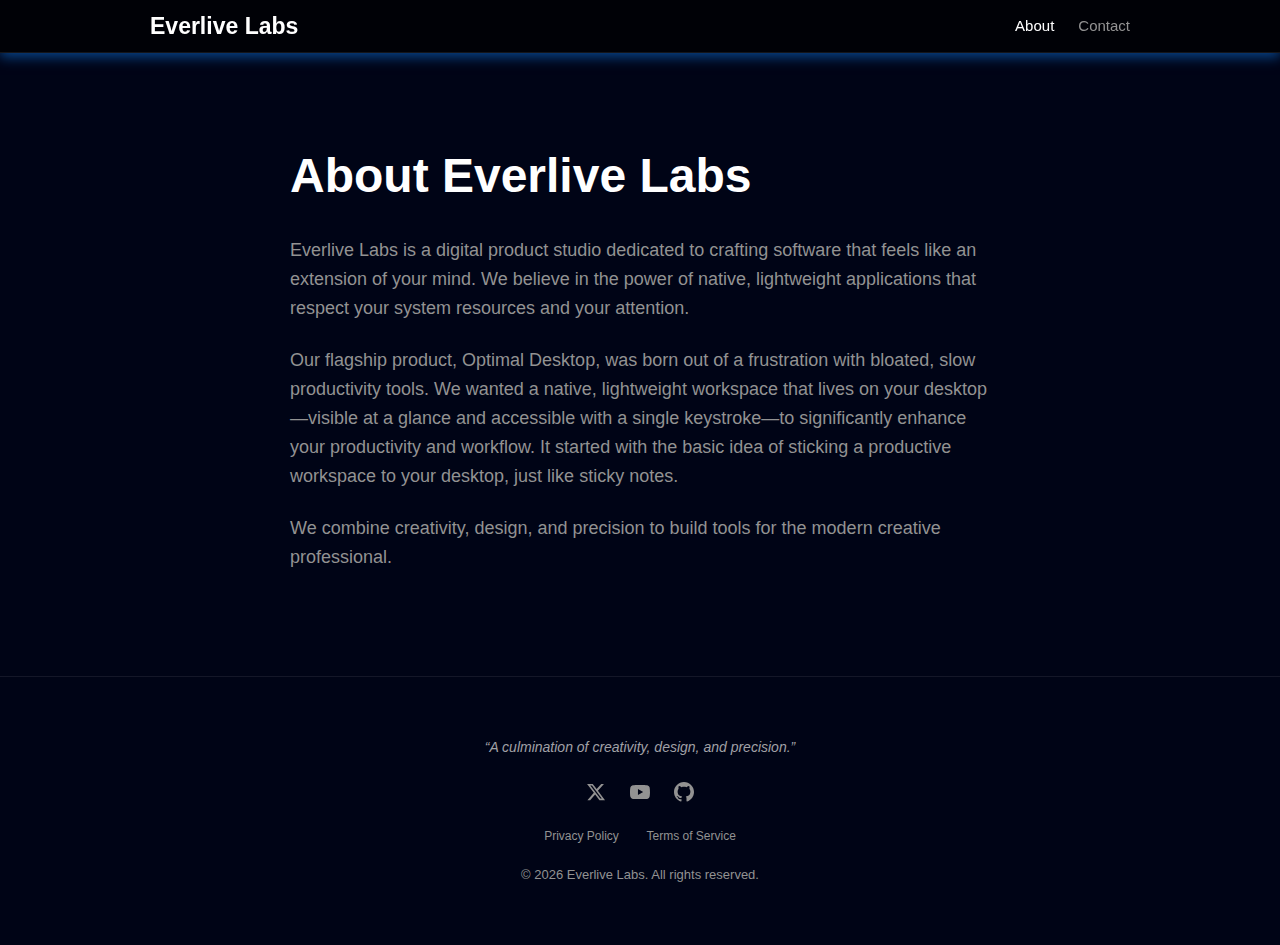
<file: about.html>
<!DOCTYPE html>
<html lang="en">

<head>
    <meta charset="UTF-8">
    <meta name="viewport" content="width=device-width, initial-scale=1.0">
    <title>About - Everlive Labs</title>
    <link rel="icon" type="image/png" href="assets/favicon.png">
    <link rel="stylesheet" href="style.css">
    <style>
        .content {
            max-width: 700px;
            margin: 0 auto;
            padding: 140px 24px 80px;
        }

        .content h1 {
            font-size: 48px;
            font-weight: 700;
            margin-bottom: 24px;
        }

        .content p {
            color: var(--text-secondary);
            font-size: 18px;
            margin-bottom: 24px;
            line-height: 1.6;
        }
    </style>
</head>

<body>
    <site-header></site-header>

    <section class="content">
        <h1>About Everlive Labs</h1>
        <p>Everlive Labs is a digital product studio dedicated to crafting software that feels like an extension of your
            mind. We believe in the power of native, lightweight applications that respect your system resources and
            your attention.</p>
        <p>Our flagship product, Optimal Desktop, was born out of a frustration with bloated, slow productivity tools.
            We wanted a native, lightweight workspace that lives on your desktop—visible at a glance and accessible with
            a single keystroke—to significantly enhance your productivity and workflow. It started with the basic
            idea of sticking a productive workspace to your desktop, just like sticky notes.
        </p>
        <p>We combine creativity, design, and precision to build tools for the modern creative professional.</p>
    </section>

    <site-footer></site-footer>
    <script src="components.js"></script>
</body>

</html>
</file>
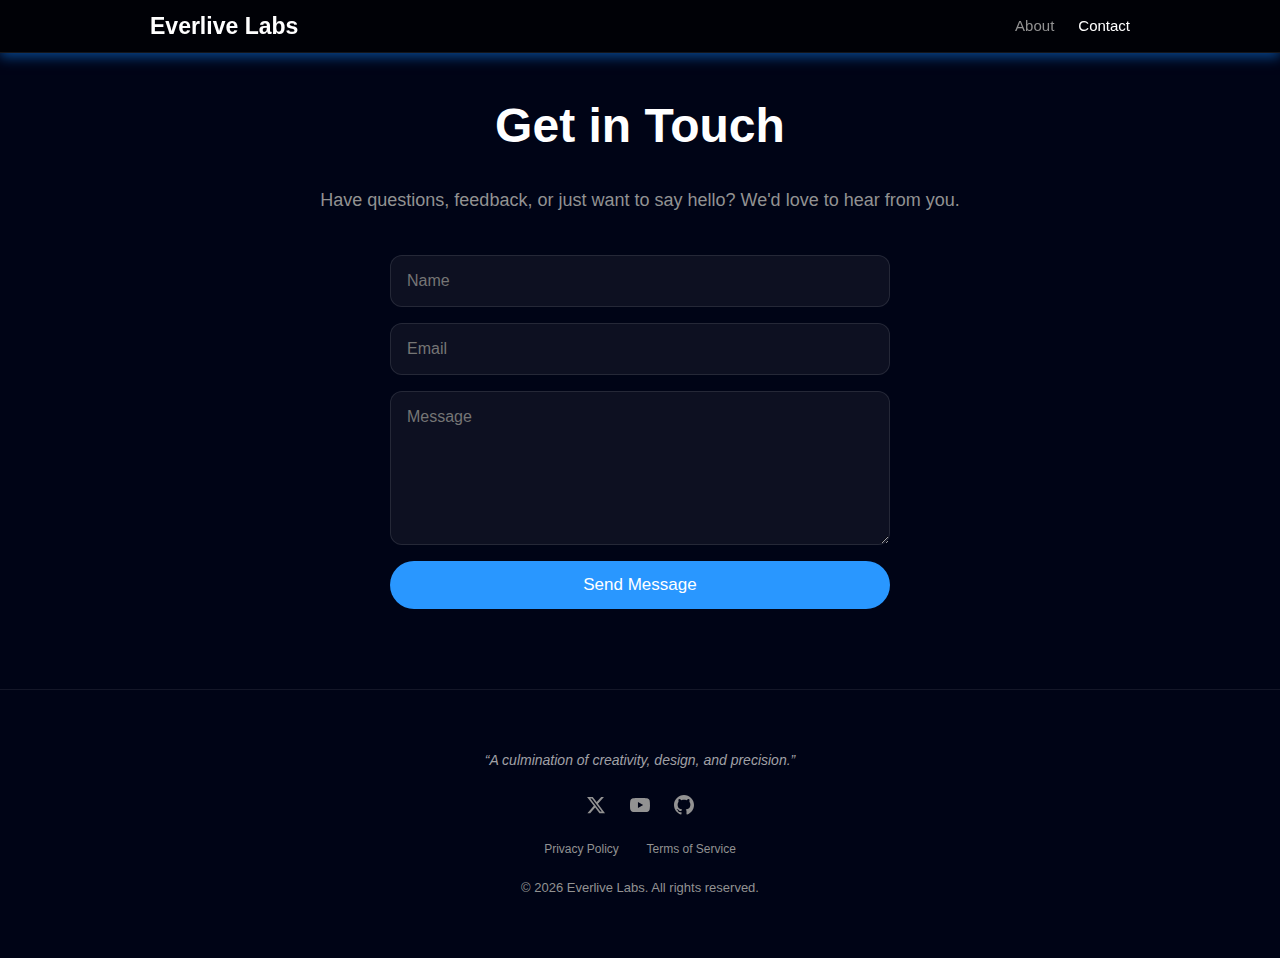
<file: contact.html>
<!DOCTYPE html>
<html lang="en">

<head>
    <meta charset="UTF-8">
    <meta name="viewport" content="width=device-width, initial-scale=1.0">
    <title>Contact - Optimal Desktop</title>
    <link rel="icon" type="image/png" href="assets/app-icon.png">
    <link rel="stylesheet" href="style.css">
</head>

<body class="contact-page-body contact-page">
    <site-header></site-header>

    <section class="content content-container-animate">
        <h1>Get in Touch</h1>
        <p>Have questions, feedback, or just want to say hello? We'd love to hear from you.</p>
        <form action="https://formsubmit.co/ajax/itsyashlive@gmail.com" method="POST" class="contact-form"
            id="contactForm">
            <input type="hidden" name="_captcha" value="false">
            <input type="hidden" name="_next" value="https://optimal-desktop.vercel.app/contact.html">
            <input type="hidden" name="_subject" value="New Submission from Optimal Desktop Contact Form">
            <input type="text" name="_honey" class="honeypot">
            <input type="text" name="name" placeholder="Name" required>
            <input type="email" name="email" placeholder="Email" required>
            <textarea name="message" rows="5" placeholder="Message" required></textarea>
            <button type="submit" class="contact-button">Send Message</button>
        </form>
        <div id="formMessage" class="form-message" style="display: none;"></div>
    </section>

    <site-footer></site-footer>
    <script src="components.js"></script>
    <script>
        document.addEventListener("DOMContentLoaded", function () {
            // Page load animation
            const contentElements = document.querySelectorAll('.content-container-animate > *');
            contentElements.forEach((el, index) => {
                setTimeout(() => {
                    el.classList.add('visible');
                }, index * 100);
            });

            // Contact form submission
            const form = document.getElementById('contactForm');
            const messageDiv = document.getElementById('formMessage');

            form.addEventListener('submit', function (e) {
                e.preventDefault();

                const email = form.querySelector('input[name="email"]').value;
                const emailRegex = /^[^\s@]+@[^\s@]+\.[^\s@]+$/;
                if (!emailRegex.test(email)) {
                    alert("Please enter a valid email address.");
                    return;
                }

                const btn = form.querySelector('button');
                const originalText = btn.innerText;
                btn.innerText = 'Sending...';
                btn.disabled = true;

                fetch(form.action, {
                    method: 'POST',
                    body: new FormData(form),
                    headers: {
                        'Accept': 'application/json'
                    }
                })
                    .then(response => {
                        if (response.ok) {
                            form.style.display = 'none';
                            messageDiv.style.display = 'block';
                            messageDiv.innerHTML = "<strong>Message Sent!</strong><br><br>Thanks for reaching out! We'll get back to you soon.";
                        } else {
                            alert("Oops! There was a problem submitting your message. Please try again later.");
                            btn.innerText = originalText;
                            btn.disabled = false;
                        }
                    })
                    .catch(error => {
                        alert("Oops! There was a problem submitting your message. Please try again later.");
                        btn.innerText = originalText;
                        btn.disabled = false;
                    });
            });
        });
    </script>
</body>

</html>
</file>
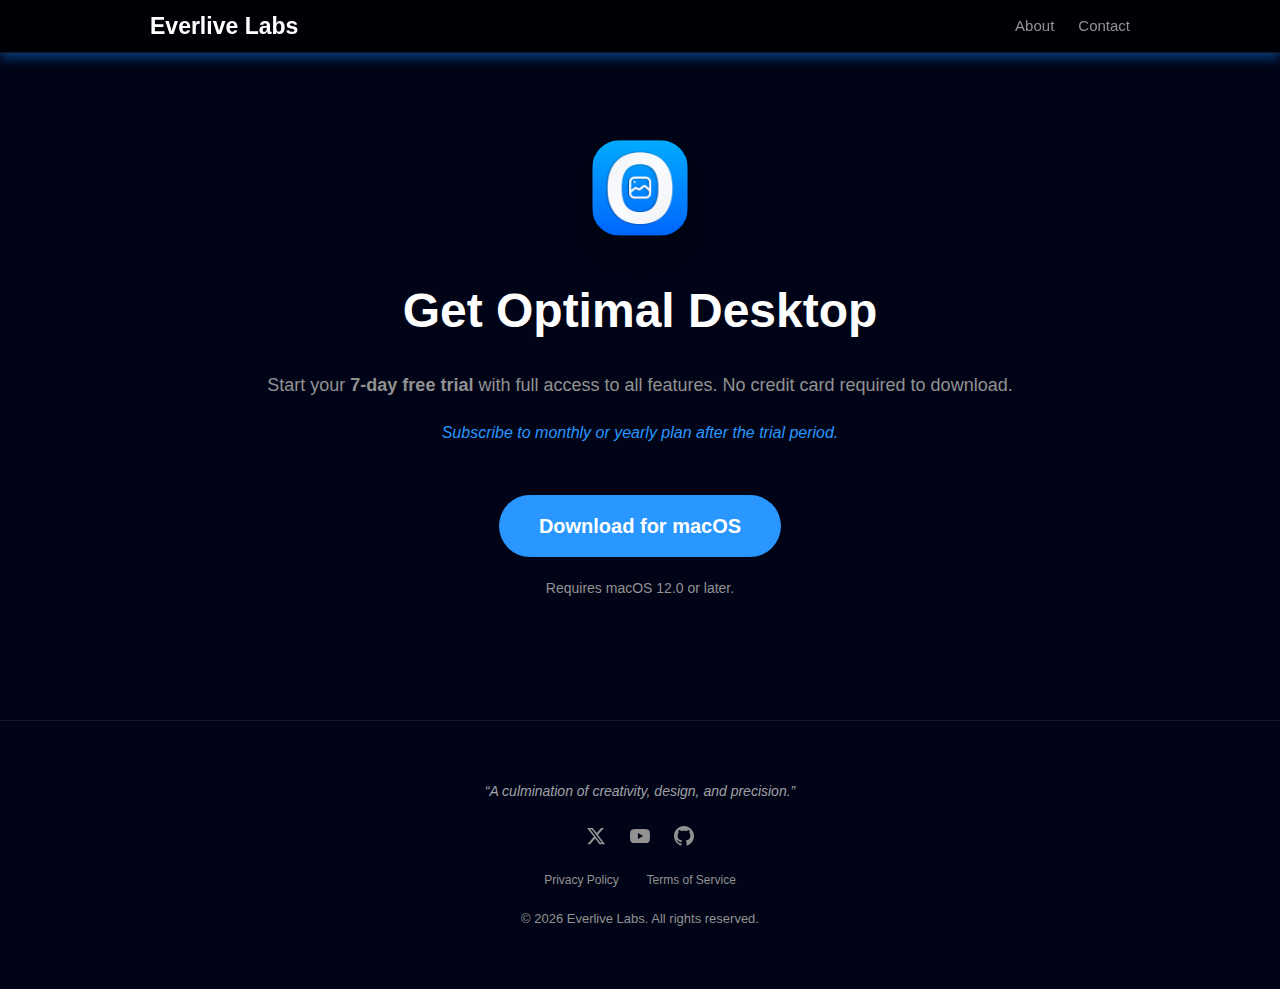
<file: download.html>
<!DOCTYPE html>
<html lang="en">

<head>
    <meta charset="UTF-8">
    <meta name="viewport" content="width=device-width, initial-scale=1.0">
    <title>Download Optimal Desktop - Everlive Labs</title>
    <link rel="icon" type="image/png" href="assets/favicon.png">
    <link rel="stylesheet" href="style.css">
    <style>
        .download-container {
            max-width: 800px;
            margin: 0 auto;
            padding: 140px 24px 80px;
            text-align: center;
        }

        .download-container h1 {
            font-size: 48px;
            font-weight: 700;
            margin-bottom: 24px;
        }

        .download-container p {
            color: var(--text-secondary);
            font-size: 18px;
            margin-bottom: 40px;
            line-height: 1.6;
        }

        .download-button {
            background-color: var(--accent-color);
            color: white;
            padding: 16px 40px;
            border-radius: 980px;
            text-decoration: none;
            font-size: 20px;
            font-weight: 600;
            transition: all 0.2s ease;
            display: inline-block;
            margin-top: 20px;
        }

        .download-button:hover {
            background-color: #0077ed;
            transform: scale(1.02);
        }

        .pricing-link {
            color: var(--accent-color);
            text-decoration: none;
        }

        .pricing-link:hover {
            text-decoration: underline;
        }
    </style>
</head>

<body>
    <site-header></site-header>

    <div class="download-container">
        <img src="assets/app-icon.png" alt="Optimal Desktop Icon" class="app-icon" style="width: 96px; height: 96px;">
        <h1>Get Optimal Desktop</h1>
        <p>Start your <strong>7-day free trial</strong> with full access to all features. No credit card required to
            download.</p>
        <p style="font-size: 16px; margin-top: -20px; margin-bottom: 30px; font-style: italic;"><a href="pricing.html"
                class="pricing-link">Subscribe to monthly or yearly plan
                after the trial period.</a></p>
        <a href="#" class="download-button">Download for macOS</a>
        <p style="font-size: 14px; margin-top: 20px; color: var(--text-secondary);">Requires macOS 12.0 or later.</p>
    </div>

    <site-footer></site-footer>
    <script src="components.js"></script>
</body>

</html>
</file>
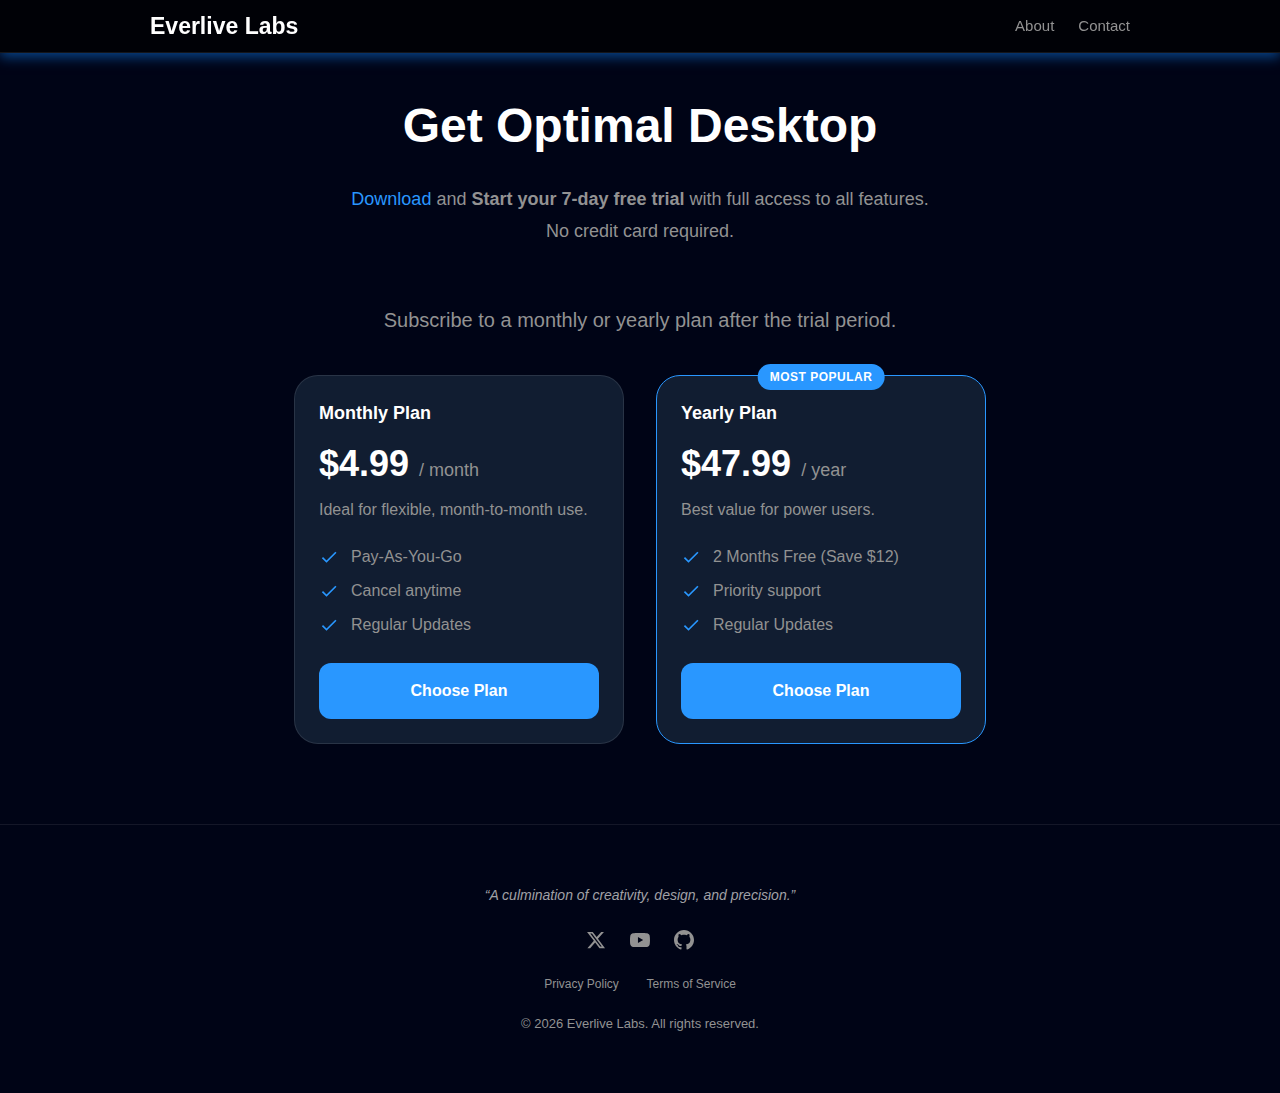
<file: pricing.html>
<!DOCTYPE html>
<html lang="en">

<head>
    <meta charset="UTF-8">
    <meta name="viewport" content="width=device-width, initial-scale=1.0">
    <title>Pricing - Optimal Desktop</title>
    <link rel="icon" type="image/png" href="assets/app-icon.png">
    <link rel="stylesheet" href="style.css">
    <!-- Load Paddle.js -->
    <script src="https://cdn.paddle.com/v2/paddle.js"></script>
</head>

<body>
    <site-header></site-header>

    <div class="pricing-container content-container-animate">
        <div class="pricing-header">
            <h1>Get Optimal Desktop</h1>
            <p><a href="download.html">Download</a> and <strong>Start your 7-day free trial</strong> with full access
                to all features.</p>
            <p class="pricing-no-card">No credit card required.</p>
        </div>

        <h2 class="pricing-subheading">Subscribe to a monthly or yearly plan after the trial period.</h2>

        <div class="pricing-cards">
            <!-- Monthly Plan -->
            <div class="card">
                <div class="card-title">Monthly Plan</div>
                <div class="price">$4.99 <span>/ month</span></div>
                <p class="plan-desc">Ideal for flexible, month-to-month use.</p>
                <ul class="features">
                    <li><svg viewBox="0 0 24 24">
                            <path d="M9 16.17L4.83 12l-1.42 1.41L9 19 21 7l-1.41-1.41z" />
                        </svg>Pay-As-You-Go</li>
                    <li><svg viewBox="0 0 24 24">
                            <path d="M9 16.17L4.83 12l-1.42 1.41L9 19 21 7l-1.41-1.41z" />
                        </svg>Cancel anytime</li>
                    <li><svg viewBox="0 0 24 24">
                            <path d="M9 16.17L4.83 12l-1.42 1.41L9 19 21 7l-1.41-1.41z" />
                        </svg>Regular Updates</li>
                </ul>
                <a href="#" class="buy-button primary choose-plan-btn"
                    data-price-id="pri_01kk4n332rkvneb9kh7jxy40wf">Choose
                    Plan</a>
            </div>

            <!-- Yearly Plan -->
            <div class="card card-popular">
                <div class="badge">Most Popular</div>
                <div class="card-title">Yearly Plan</div>
                <div class="price">$47.99 <span>/ year</span></div>
                <p class="plan-desc">Best value for power users.</p>
                <ul class="features">
                    <li><svg viewBox="0 0 24 24">
                            <path d="M9 16.17L4.83 12l-1.42 1.41L9 19 21 7l-1.41-1.41z" />
                        </svg>2 Months Free (Save $12)</li>
                    <li><svg viewBox="0 0 24 24">
                            <path d="M9 16.17L4.83 12l-1.42 1.41L9 19 21 7l-1.41-1.41z" />
                        </svg>Priority support</li>
                    <li><svg viewBox="0 0 24 24">
                            <path d="M9 16.17L4.83 12l-1.42 1.41L9 19 21 7l-1.41-1.41z" />
                        </svg>Regular Updates</li>
                </ul>
                <a href="#" class="buy-button primary choose-plan-btn"
                    data-price-id="pri_01kk6cgxsjs575jkezjxydp96z">Choose
                    Plan</a>
            </div>
        </div>
    </div>

    <site-footer></site-footer>
    <script src="components.js"></script>
    <script>
        document.addEventListener("DOMContentLoaded", function () {
            const contentElements = document.querySelectorAll('.content-container-animate > *');
            contentElements.forEach((el, index) => {
                setTimeout(() => {
                    el.classList.add('visible');
                }, index * 100);
            });

            // Initialize Paddle
            // IMPORTANT: Replace 'REPLACE_WITH_YOUR_CLIENT_TOKEN' with your actual Client-side Token from Paddle
            Paddle.Initialize({ token: 'live_6006c47b874fe32a000d8db9673' });

            // Handle "Choose Plan" clicks
            document.querySelectorAll('.choose-plan-btn').forEach(btn => {
                btn.addEventListener('click', (e) => {
                    e.preventDefault(); // Prevent the link from navigating
                    const priceId = btn.getAttribute('data-price-id');

                    Paddle.Checkout.open({
                        items: [{
                            priceId: priceId,
                            quantity: 1
                        }]
                    });
                });
            });
        });
    </script>
</body>

</html>
</file>
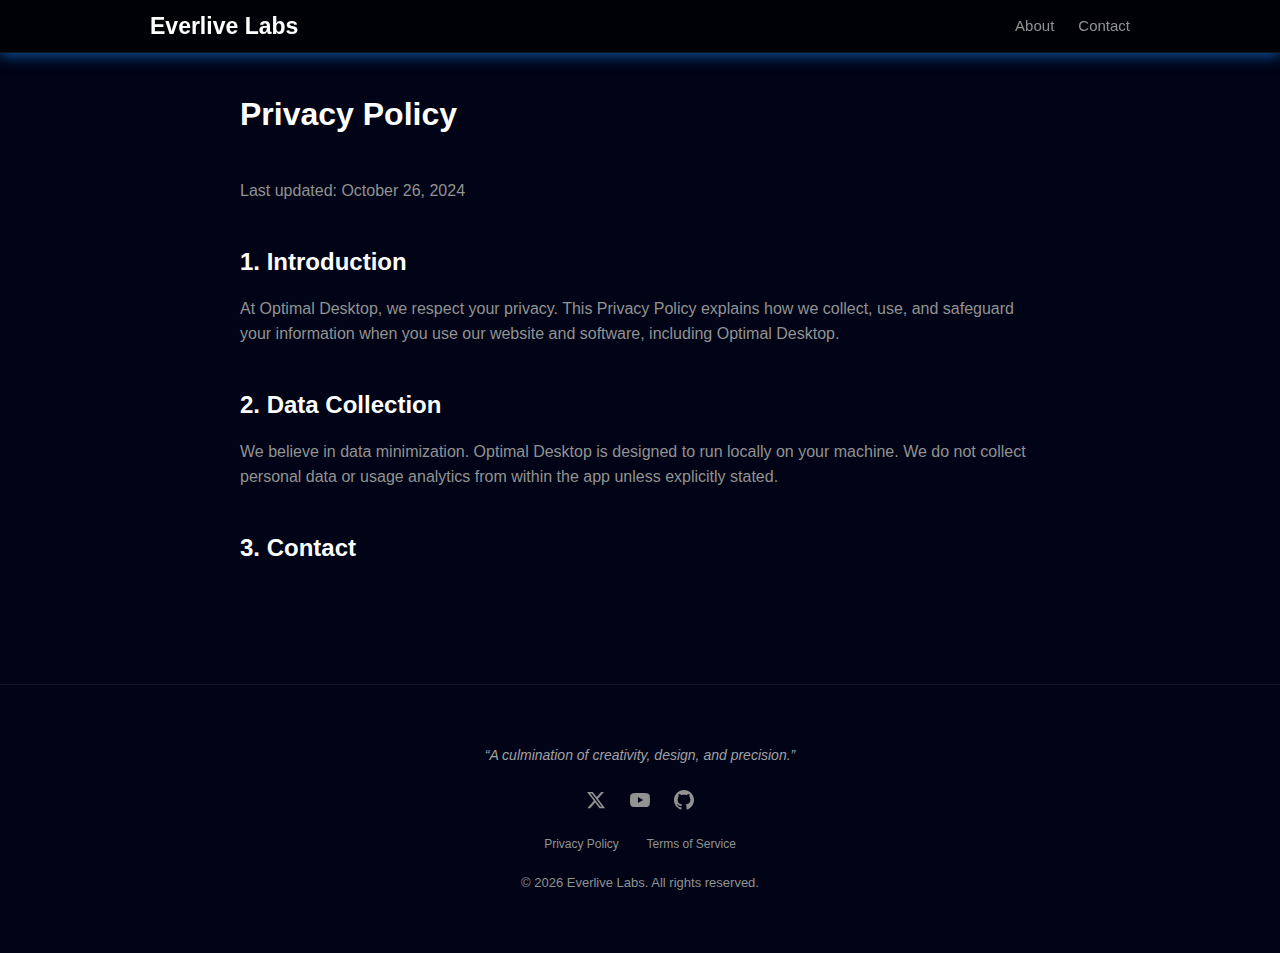
<file: privacy.html>
<!DOCTYPE html>
<html lang="en">

<head>
    <meta charset="UTF-8">
    <meta name="viewport" content="width=device-width, initial-scale=1.0">
    <title>Privacy Policy - Optimal Desktop</title>
    <link rel="icon" type="image/png" href="assets/app-icon.png">
    <link rel="stylesheet" href="style.css">
</head>

<body>
    <site-header></site-header>

    <div class="content content-container-animate">
        <h1>Privacy Policy</h1>
        <p>Last updated: October 26, 2024</p>

        <h2>1. Introduction</h2>
        <p>At Optimal Desktop, we respect your privacy. This Privacy Policy explains how we collect, use, and safeguard
            your information when you use our website and software, including Optimal Desktop.</p>

        <h2>2. Data Collection</h2>
        <p>We believe in data minimization. Optimal Desktop is designed to run locally on your machine. We do not
            collect personal data or usage analytics from within the app unless explicitly stated.</p>

        <h2>3. Contact</h2>
        <p>If you have any questions about this Privacy Policy, please contact us at itsyashlive@gmail.com.</p>
    </div>

    <site-footer></site-footer>
    <script src="components.js"></script>
    <script>
        document.addEventListener("DOMContentLoaded", function () {
            const contentElements = document.querySelectorAll('.content-container-animate > *');
            contentElements.forEach((el, index) => {
                setTimeout(() => {
                    el.classList.add('visible');
                }, index * 100);
            });
        });
    </script>
</body>

</html>
</file>
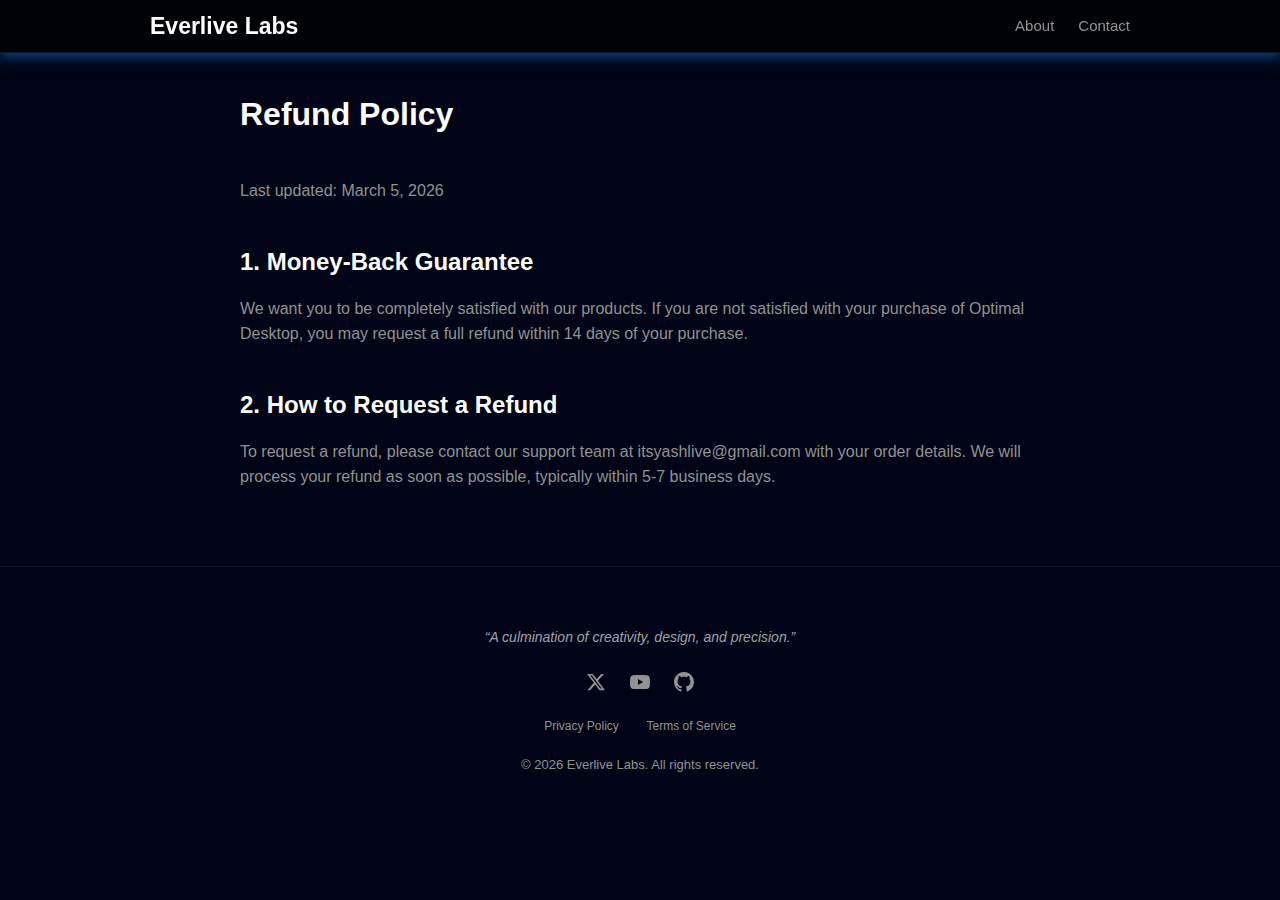
<file: refund.html>
<!DOCTYPE html>
<html lang="en">

<head>
    <meta charset="UTF-8">
    <meta name="viewport" content="width=device-width, initial-scale=1.0">
    <title>Refund Policy - Optimal Desktop</title>
    <link rel="icon" type="image/png" href="assets/app-icon.png">
    <link rel="stylesheet" href="style.css">
</head>

<body>
    <site-header></site-header>

    <div class="content content-container-animate">
        <h1>Refund Policy</h1>
        <p>Last updated: March 5, 2026</p>

        <h2>1. Money-Back Guarantee</h2>
        <p>We want you to be completely satisfied with our products. If you are not satisfied with your purchase of
            Optimal Desktop, you may request a full refund within 14 days of your purchase.</p>

        <h2>2. How to Request a Refund</h2>
        <p>To request a refund, please contact our support team at itsyashlive@gmail.com with your order details. We
            will process your refund as soon as possible, typically within 5-7 business days.</p>
    </div>

    <site-footer></site-footer>
    <script src="components.js"></script>
    <script>
        document.addEventListener("DOMContentLoaded", function () {
            const contentElements = document.querySelectorAll('.content-container-animate > *');
            contentElements.forEach((el, index) => {
                setTimeout(() => {
                    el.classList.add('visible');
                }, index * 100);
            });
        });
    </script>
</body>

</html>
</file>
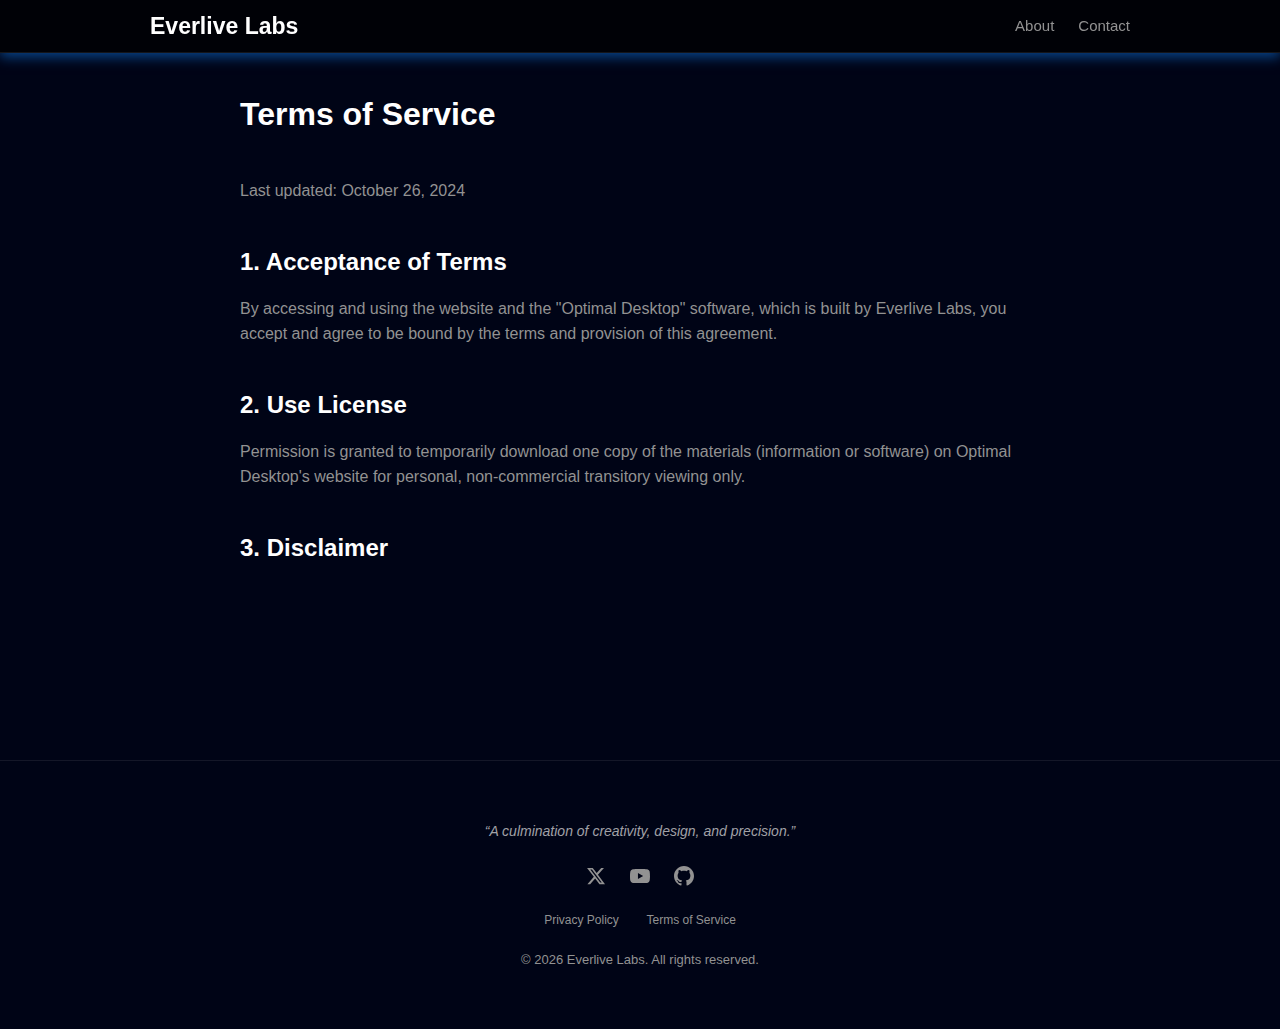
<file: terms.html>
<!DOCTYPE html>
<html lang="en">

<head>
    <meta charset="UTF-8">
    <meta name="viewport" content="width=device-width, initial-scale=1.0">
    <title>Terms of Service - Optimal Desktop</title>
    <link rel="icon" type="image/png" href="assets/app-icon.png">
    <link rel="stylesheet" href="style.css">
</head>

<body>
    <site-header></site-header>

    <div class="content content-container-animate">
        <h1>Terms of Service</h1>
        <p>Last updated: October 26, 2024</p>

        <h2>1. Acceptance of Terms</h2>
        <p>By accessing and using the website and the "Optimal Desktop" software, which is built by Everlive Labs, you
            accept and agree to be bound by the terms and provision of this agreement.</p>

        <h2>2. Use License</h2>
        <p>Permission is granted to temporarily download one copy of the materials (information or software) on Optimal
            Desktop's website for personal, non-commercial transitory viewing only.</p>

        <h2>3. Disclaimer</h2>
        <p>The materials on Optimal Desktop's website are provided on an 'as is' basis. Optimal Desktop makes no
            warranties,
            expressed or implied, and hereby disclaims and negates all other warranties including, without limitation,
            implied warranties or conditions of merchantability, fitness for a particular purpose, or non-infringement
            of intellectual property or other violation of rights.</p>
    </div>

    <site-footer></site-footer>
    <script src="components.js"></script>
    <script>
        document.addEventListener("DOMContentLoaded", function () {
            const contentElements = document.querySelectorAll('.content-container-animate > *');
            contentElements.forEach((el, index) => {
                setTimeout(() => {
                    el.classList.add('visible');
                }, index * 100);
            });
        });
    </script>
</body>

</html>
</file>
<file: style.css>
:root {
    --bg-color: #000416;
    --text-primary: #ffffff;
    --text-secondary: #929292;
    --accent-color: #2997ff;
    --card-bg: #1d1d1f;
    --key-bg: #333336;
}

body {
    margin: 0;
    font-family: -apple-system, BlinkMacSystemFont, "Segoe UI", Roboto, Helvetica, Arial, sans-serif;
    background-color: var(--bg-color);
    color: var(--text-primary);
    line-height: 1.5;
    -webkit-font-smoothing: antialiased;
}

/* Navigation */
header {
    position: fixed;
    top: 0;
    width: 100%;
    background: rgba(0, 0, 0, 0.7);
    backdrop-filter: blur(20px);
    -webkit-backdrop-filter: blur(20px);
    z-index: 100;
    border-bottom: 1px solid rgba(255, 255, 255, 0.08);
    box-shadow: 0 4px 12px rgba(17, 136, 255, 0.5);
}

nav {
    max-width: 980px;
    margin: 0 auto;
    padding: 0 24px;
    height: 52px;
    display: flex;
    justify-content: space-between;
    align-items: center;
    font-size: 12px;
}

.logo {
    font-weight: 700;
    font-size: 23px;
    color: var(--text-primary);
    text-decoration: none;
    display: flex;
    align-items: center;
    gap: 7px;
}

.logo-icon {
    width: 35px;
    height: 35px;
}

.nav-links {
    display: flex;
    gap: 24px;
    font-size: 15px;
    align-items: center;
}

.nav-links a {
    color: var(--text-secondary);
    text-decoration: none;
    transition: color 0.2s;
}

.nav-links a:hover {
    color: var(--text-primary);
}

.nav-links a.active {
    color: var(--text-primary);
}

.nav-cta {
    background-color: var(--accent-color);
    color: #fff !important;
    padding: 8px 16px;
    border-radius: 20px;
    font-weight: 500;
    transition: all 0.2s ease;
}

.nav-cta:hover {
    background-color: #0077ed;
    transform: scale(1.05);
}

/* Footer */
footer {
    text-align: center;
    padding: 60px 20px;
    color: var(--text-secondary);
    font-size: 13px;
    border-top: 1px solid rgba(255, 255, 255, 0.08);
}

.footer-links {
    margin: 20px 0;
}

.footer-links a {
    color: var(--text-secondary);
    text-decoration: none;
    margin: 0 12px;
    font-size: 12px;
}

.footer-links a:hover {
    text-decoration: underline;
}

footer p {
    font-size: 13px;
    margin: 0;
    line-height: 1.5;
}

.tagline {
    font-style: italic;
    margin-bottom: 16px;
    font-size: 14px;
    color: #a1a1a6;
}

.social-links {
    display: flex;
    justify-content: center;
    gap: 24px;
    margin: 24px 0;
}

.social-icon {
    color: var(--text-secondary);
    transition: color 0.2s;
    display: flex;
    align-items: center;
}

.social-icon:hover {
    color: var(--text-primary);
}

.social-icon svg {
    width: 20px;
    height: 20px;
    fill: currentColor;
}

site-footer,
site-header {
    display: block;
}

/* === Page Specific Styles === */

/* --- index.html --- */
.hero {
    text-align: center;
    padding: 90px 20px 60px;
    max-width: 800px;
    margin: 0 auto;
}

.hero>* {
    opacity: 0;
    transform: translateY(20px);
    transition: opacity 0.6s ease-out, transform 0.6s cubic-bezier(0.2, 0.8, 0.2, 1);
}

.hero>*.visible {
    opacity: 1;
    transform: translateY(0);
}

.hero h1 {
    font-size: 64px;
    line-height: 1.05;
    font-weight: 700;
    letter-spacing: -0.015em;
    margin: 0 0 16px;
    background: linear-gradient(180deg, #fff, #bcaec5);
    -webkit-background-clip: text;
    background-clip: text;
    -webkit-text-fill-color: transparent;
}

.subtitle {
    font-size: 19px;
    line-height: 1.3;
    font-weight: 400;
    color: var(--text-secondary);
    margin-bottom: 50px;
    max-width: 600px;
    margin-left: auto;
    margin-right: auto;
}

.hero-heading-label {
    font-size: 19px;
    font-weight: 600;
    line-height: 1.3;
    color: var(--accent-color);
    text-transform: uppercase;
    /* letter-spacing: 0.05em; */
    margin-bottom: 8px;
}

.cta-button {
    background-color: var(--accent-color);
    color: white;
    padding: 14px 32px;
    border-radius: 980px;
    text-decoration: none;
    font-size: 17px;
    font-weight: 500;
    transition: all 0.2s ease;
    display: inline-block;
}

.cta-button:hover {
    background-color: #0077ed;
    transform: scale(1.02);
}

.app-showcase {
    max-width: 1024px;
    margin: 0 auto;
    padding: 40px 24px 0;
    text-align: center;
}

.video-container {
    margin-bottom: 0px;
}

.app-video {
    width: 100%;
    max-width: 700px;
    aspect-ratio: 16 / 9;
    border-radius: 12px;
    box-shadow: 0 20px 40px rgba(0, 0, 0, 0.4);
    border: 1px solid rgba(255, 255, 255, 0.1);
}

.screenshots-container {
    display: grid;
    grid-template-columns: repeat(2, 1fr);
    gap: 24px;
    align-items: start;
    margin-bottom: 80px;
}

.screenshots-container .screenshot-item:nth-child(n+3) {
    display: flex;
    flex-direction: column;
    align-items: center;
}

.screenshots-container .screenshot-item:nth-child(n+3) .app-screenshot {
    width: auto;
    max-width: 100%;
}

.showcase-tagline {
    font-size: 15px;
    color: var(--text-secondary);
    margin-top: 16px;
    line-height: 1.4;
    padding: 0 8px;
}

.app-screenshot {
    width: 100%;
    border-radius: 8px;
    border: 1px solid rgba(255, 255, 255, 0.1);
    transition: transform 0.3s ease;
    cursor: zoom-in;
}

.app-screenshot:hover {
    transform: scale(1.02);
}

.product-label {
    color: var(--accent-color);
    font-weight: 600;
    letter-spacing: 0.05em;
    text-transform: uppercase;
    font-size: 14px;
    margin-bottom: 24px;
}

.app-icon {
    width: 105px;
    height: 105px;
    border-radius: 28px;
    margin-bottom: 32px;
    box-shadow: 0 20px 40px rgba(0, 0, 0, 0.3);
}

.index-footer {
    margin-top: 100px;
}

.features-section {
    max-width: 1024px;
    margin: 0 auto;
    padding: 100px 24px 0;
    text-align: center;
}

.features-section h2 {
    font-size: 40px;
    font-weight: 700;
    margin-bottom: 16px;
}

.features-grid {
    display: grid;
    grid-template-columns: repeat(auto-fit, minmax(280px, 1fr));
    gap: 32px;
    align-items: start;
    text-align: left;
    margin-top: 60px;
}

/* Flexbox override for centered widget cards */
.features-grid.widgets-center {
    display: flex;
    flex-wrap: wrap;
    justify-content: center;
    gap: 2rem;
    /* 32px */
}

.features-grid.widgets-center .feature-card {
    box-sizing: border-box;
    flex: 0 1 310px;
}

.feature-card {
    background: #111d31;
    border: 1px solid rgba(255, 255, 255, 0.1);
    border-radius: 16px;
    padding: 24px;
    transition: transform 0.5s cubic-bezier(0.2, 0.8, 0.2, 1), opacity 0.5s ease-out, border-color 0.3s ease, box-shadow 0.3s ease;
    opacity: 0;
    transform: translateY(30px);
}

.feature-card.visible {
    opacity: 1;
    transform: translateY(0);
}

.feature-card.visible:hover {
    transform: scale(1.03);
    transition-duration: 0.2s;
    border-color: var(--accent-color);
    box-shadow: 0 0 15px -2px var(--accent-color);
}

.feature-card-highlight {
    border-color: var(--accent-color);
    background: #111d31;
}

.feature-icon {
    width: 40px;
    height: 40px;
    margin-bottom: 20px;
    background: var(--accent-color);
    border-radius: 8px;
    display: flex;
    align-items: center;
    justify-content: center;
}

.feature-icon svg {
    width: 24px;
    height: 24px;
    fill: #fff;
}

.feature-widget-img {
    width: 100%;
    border-radius: 8px;
    margin-bottom: 0px;
    box-shadow: 0 8px 16px rgba(0, 0, 0, 0.2);
    cursor: zoom-in;
}

.feature-card h3 {
    font-size: 20px;
    font-weight: 600;
    margin-top: 12px;
    margin-bottom: 12px;
    color: #fff;
}

.feature-card p {
    color: var(--text-secondary);
    line-height: 1.6;
    font-size: 16px;
    margin-bottom: 0;
}

.reviews-section {
    max-width: 1024px;
    margin: 0 auto;
    padding: 100px 24px 0;
    text-align: center;
}

.reviews-section h2 {
    font-size: 40px;
    font-weight: 700;
    margin-bottom: 16px;
}

.reviews-section .subtitle {
    margin-bottom: 60px;
}

.reviews-grid {
    display: grid;
    grid-template-columns: repeat(auto-fit, 320px);
    justify-content: center;
    gap: 24px;
    text-align: left;
}

.review-card {
    background: #111d31;
    border: 1px solid rgba(255, 255, 255, 0.1);
    border-radius: 16px;
    padding: 24px;
    display: flex;
    flex-direction: column;
    transition: transform 0.5s cubic-bezier(0.2, 0.8, 0.2, 1), opacity 0.5s ease-out;
    opacity: 0;
    transform: translateY(30px);
}

.review-card.visible {
    opacity: 1;
    transform: translateY(0);
}

.stars {
    color: #ffc107;
    font-size: 20px;
    margin-bottom: 16px;
}

.review-text {
    color: var(--text-secondary);
    line-height: 1.6;
    font-size: 16px;
    flex-grow: 1;
    margin-bottom: 24px;
}

.reviewer-info {
    margin-top: auto;
}

.reviewer-name {
    font-weight: 600;
    color: #fff;
}

.reviewer-title {
    font-size: 14px;
    color: var(--text-secondary);
}

.reviewer-name-wrapper {
    display: flex;
    align-items: center;
    gap: 8px;
    margin-bottom: 4px;
}

.verified-checkmark {
    display: inline-flex;
    align-items: center;
    justify-content: center;
    width: 16px;
    height: 16px;
    background-color: white;
    border-radius: 50%;
    flex-shrink: 0;
}

.verified-checkmark svg {
    width: 13.5px;
    height: 13.5px;
    fill: none;
    stroke: #111d31;
    stroke-width: 4;
}

/* --- Content Pages (about, privacy, etc.) --- */
.content {
    max-width: 800px;
    margin: 0 auto;
    padding: 90px 24px 60px;
}

.content h1 {
    font-size: 32px;
    margin-bottom: 40px;
    margin-top: 0;
}

.content h2 {
    font-size: 24px;
    margin-top: 40px;
    margin-bottom: 16px;
    color: #fff;
}

.content p {
    color: var(--text-secondary);
    margin-bottom: 16px;
    line-height: 1.6;
}

/* --- Page Load Animation --- */
.content-container-animate>* {
    opacity: 0;
    transform: translateY(20px);
    transition: opacity 0.6s ease-out, transform 0.6s cubic-bezier(0.2, 0.8, 0.2, 1);
}

.content-container-animate>*.visible {
    opacity: 1;
    transform: translateY(0);
}


/* about.html specifics */
.about-page .content {
    max-width: 700px;
    padding-bottom: 80px;
}

.about-page .content h1 {
    font-size: 48px;
    font-weight: 700;
    margin-bottom: 24px;
    margin-top: 0;
}

.about-page .content p {
    font-size: 18px;
    margin-bottom: 24px;
}

.brand-link {
    color: inherit;
    text-decoration: underline;
    transition: color 0.2s ease;
}

.brand-link:hover {
    color: var(--text-primary);
}

/* --- contact.html --- */
.contact-page-body {
    display: flex;
    flex-direction: column;
    min-height: 100vh;
}

.contact-page .content {
    max-width: 700px;
    text-align: center;
    flex: 1;
    padding-bottom: 80px;
}

.contact-page .content h1 {
    font-size: 48px;
    font-weight: 700;
    margin-bottom: 24px;
    margin-top: 0;
}

.contact-page .content p {
    font-size: 18px;
    margin-bottom: 40px;
}

.form-message {
    margin-top: 24px;
    font-size: 18px;
    color: var(--accent-color);
}

.honeypot {
    display: none;
}

.contact-form {
    display: flex;
    flex-direction: column;
    gap: 16px;
    max-width: 500px;
    margin: 0 auto;
}

input,
textarea {
    background: rgba(255, 255, 255, 0.05);
    border: 1px solid rgba(255, 255, 255, 0.1);
    border-radius: 12px;
    padding: 16px;
    color: var(--text-primary);
    font-size: 16px;
    font-family: inherit;
    outline: none;
    transition: border-color 0.2s;
}

textarea {
    resize: vertical;
    min-height: 120px;
}

input:focus,
textarea:focus {
    border-color: var(--accent-color);
}

.contact-button {
    background-color: var(--accent-color);
    color: white;
    padding: 14px 32px;
    border-radius: 980px;
    text-decoration: none;
    font-size: 17px;
    font-weight: 500;
    display: inline-block;
    border: none;
    cursor: pointer;
    transition: all 0.2s ease;
}

.contact-button:hover {
    background-color: #0077ed;
    transform: scale(1.02);
}

/* --- pricing.html --- */
.pricing-container {
    max-width: 1000px;
    margin: 0 auto;
    padding: 90px 24px 80px;
    text-align: center;
}

.pricing-header h1 {
    font-size: 48px;
    font-weight: 700;
    margin-bottom: 24px;
    margin-top: 0;
}

.pricing-header p {
    color: var(--text-secondary);
    font-size: 18px;
    margin-bottom: 60px;
}

.pricing-no-card {
    margin-top: -55px;
}

.pricing-header p a {
    color: var(--accent-color);
    text-decoration: none;
    font-weight: 500;
}

.pricing-header p a:hover {
    text-decoration: underline;
}

.pricing-subheading {
    font-size: 20px;
    font-weight: 500;
    color: var(--text-secondary);
    margin-bottom: 40px;
}

.pricing-cards {
    display: flex;
    justify-content: center;
    gap: 32px;
    flex-wrap: wrap;
}

.card {
    background: #111d31;
    border: 1px solid rgba(255, 255, 255, 0.1);
    border-radius: 24px;
    padding: 24px;
    width: 100%;
    max-width: 280px;
    text-align: left;
    transition: transform 0.2s;
    display: flex;
    flex-direction: column;
    position: relative;
}

.card:hover {
    transform: translateY(-5px);
    border-color: var(--accent-color);
}

.card-popular {
    border-color: var(--accent-color);
}

.card-title {
    font-size: 18px;
    font-weight: 600;
    margin-bottom: 10px;
}

.price {
    font-size: 36px;
    font-weight: 700;
}

.price span {
    font-size: 18px;
    color: var(--text-secondary);
    font-weight: 400;
}

.price .price-asterisk {
    font-size: 26px;
    vertical-align: super;
    font-weight: 400;
    margin-left: 1px;
    color: var(--text-secondary);
}

.tax-note {
    font-size: 15px;
    color: var(--text-secondary);
    margin-top: -5px;
}

.plan-desc {
    color: var(--text-secondary);
    margin-top: 7px;
    margin-bottom: 7px;
}

.tax-disclaimer {
    margin-top: 40px;
    font-size: 15px;
    color: var(--text-secondary);
}

.features {
    list-style: none;
    padding: 0;
    flex-grow: 1;
}

.features li {
    margin-bottom: 10px;
    color: var(--text-secondary);
    display: flex;
    align-items: center;
    gap: 12px;
}

.features li svg {
    width: 20px;
    height: 20px;
    fill: var(--accent-color);
    flex-shrink: 0;
}

.buy-button {
    display: block;
    width: 100%;
    padding: 16px;
    border-radius: 12px;
    text-align: center;
    background: rgba(255, 255, 255, 0.1);
    color: white;
    text-decoration: none;
    font-weight: 600;
    transition: background 0.2s;
    box-sizing: border-box;
}

.buy-button.primary {
    background: var(--accent-color);
}

.buy-button:hover {
    opacity: 0.9;
}

.badge {
    position: absolute;
    top: -12px;
    left: 50%;
    transform: translateX(-50%);
    background-color: var(--accent-color);
    color: white;
    padding: 4px 12px;
    border-radius: 20px;
    font-size: 12px;
    font-weight: 600;
    text-transform: uppercase;
    letter-spacing: 0.5px;
    white-space: nowrap;
}

/* --- download.html --- */
.download-container {
    max-width: 800px;
    margin: 0 auto;
    padding: 90px 24px 80px;
    text-align: center;
}

.download-container h1 {
    font-size: 48px;
    font-weight: 700;
    margin-top: 0;
    margin-bottom: 24px;
}

.download-container p {
    color: var(--text-secondary);
    font-size: 18px;
    margin-bottom: 40px;
    line-height: 1.6;
}

.download-container .app-icon {
    width: 105px;
    height: 105px;
    margin-bottom: 32px;
}

p.download-os-requirement {
    font-size: 15px;
    margin-top: 20px;
    color: var(--text-secondary);
}

.download-button {
    background-color: var(--accent-color);
    color: white;
    padding: 16px 40px;
    border-radius: 980px;
    text-decoration: none;
    font-size: 20px;
    font-weight: 600;
    transition: all 0.2s ease;
    display: inline-block;
    margin-top: 20px;
}

.download-button:hover {
    background-color: #0077ed;
    transform: scale(1.02);
}

.pricing-link {
    color: var(--accent-color);
    text-decoration: none;
}

.pricing-link:hover {
    text-decoration: underline;
}

.first-open-guide {
    max-width: 600px;
    margin: 60px auto 0;
    padding: 24px;
    background: rgba(255, 255, 255, 0.05);
    border: 1px solid rgba(255, 255, 255, 0.1);
    border-radius: 16px;
    text-align: left;
}

.first-open-guide h3 {
    font-size: 20px;
    font-weight: 600;
    margin-top: 0;
    margin-bottom: 16px;
    color: #fff;
}

.first-open-guide p {
    font-size: 16px;
    margin-top: 0;
    margin-bottom: 1.1em;
}

.first-open-guide .guide-note {
    font-size: 14px;
    margin-top: 16px;
}

.first-open-guide ol {
    padding-left: 20px;
    color: var(--text-secondary);
    font-size: 16px;
    line-height: 1.7;
}

/* --- components.js --- */
.built-by-line {
    font-size: 14px;
    color: #a1a1a6;
    margin-top: -10px;
    margin-bottom: 24px;
    font-style: italic;
}

/* --- Lightbox --- */
.lightbox {
    position: fixed;
    top: 0;
    left: 0;
    width: 100%;
    height: 100%;
    background: rgba(0, 0, 0, 0.9);
    z-index: 2000;
    display: flex;
    justify-content: center;
    align-items: center;
    flex-direction: column;
    opacity: 0;
    pointer-events: none;
    transition: opacity 0.3s ease;
    backdrop-filter: blur(5px);
}

.lightbox.active {
    opacity: 1;
    pointer-events: auto;
}

.lightbox-img {
    max-width: 90%;
    max-height: 90%;
    border-radius: 12px;
    box-shadow: 0 0 40px rgba(0, 0, 0, 0.5);
    transform: scale(0.95);
    transition: transform 0.3s ease;
}

.lightbox.active .lightbox-img {
    transform: scale(1);
}

.lightbox-close {
    position: absolute;
    top: 20px;
    right: 30px;
    color: #fff;
    font-size: 40px;
    cursor: pointer;
    line-height: 1;
    opacity: 0.7;
    transition: opacity 0.3s ease;
}

.lightbox-close:hover {
    opacity: 1;
}

.lightbox-caption {
    color: #fff;
    margin-top: 16px;
    font-size: 16px;
    font-weight: 500;
    text-align: center;
    max-width: 90%;
}

.lightbox-nav {
    position: absolute;
    top: 50%;
    transform: translateY(-50%);
    background: rgba(255, 255, 255, 0.1);
    border: none;
    color: white;
    font-size: 24px;
    width: 48px;
    height: 48px;
    display: flex;
    align-items: center;
    justify-content: center;
    cursor: pointer;
    border-radius: 50%;
    transition: background 0.2s, opacity 0.3s ease;
    z-index: 2001;
    user-select: none;
}

.lightbox-nav:hover {
    background: rgba(255, 255, 255, 0.3);
}

.lightbox-nav.prev {
    left: 20px;
}

.lightbox-nav.next {
    right: 20px;
}

.lightbox.controls-hidden {
    cursor: none;
}

.lightbox.controls-hidden .lightbox-nav,
.lightbox.controls-hidden .lightbox-close {
    opacity: 0;
}

/* --- Mobile Responsiveness --- */
@media (max-width: 768px) {
    nav {
        height: auto;
        flex-direction: column;
        padding: 16px 24px;
        gap: 16px;
    }

    .nav-links {
        justify-content: center;
        flex-wrap: wrap;
        gap: 20px;
    }

    .hero h1 {
        font-size: 42px;
    }

    .screenshots-container,
    .features-grid,
    .reviews-grid {
        grid-template-columns: 1fr;
    }

    /* Add padding to main content to prevent overlap with taller mobile nav */
    .hero,
    .content,
    .pricing-container,
    .download-container {
        padding-top: 140px;
    }
}
</file>
